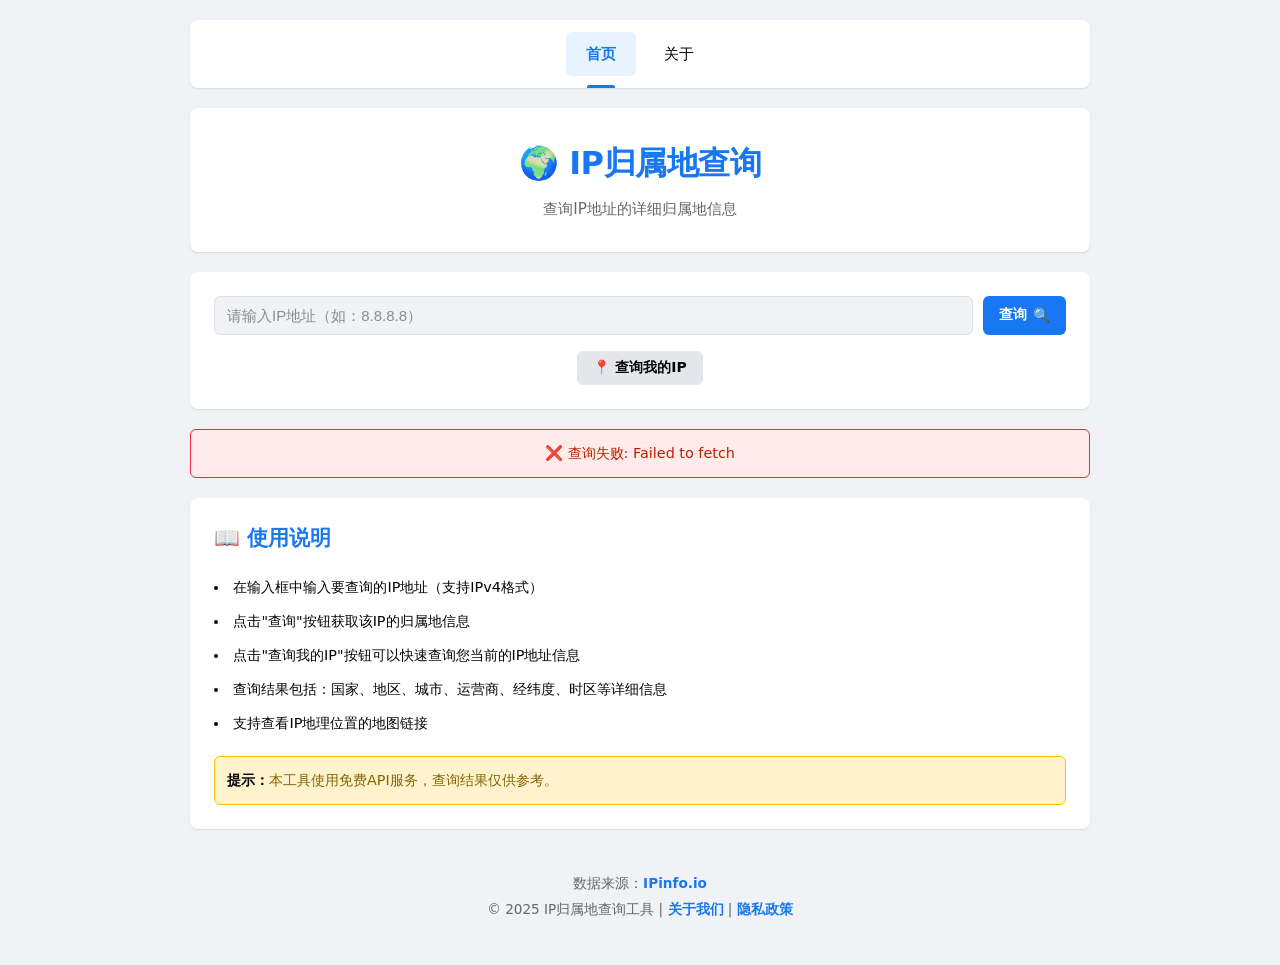
<file: index.html>
<!DOCTYPE html>
<html lang="zh-CN">
<head>
    <meta charset="UTF-8">
    <meta name="viewport" content="width=device-width, initial-scale=1.0">
    <title>IP归属地查询工具 - 快速查询IP地址归属地信息</title>
    <meta name="description" content="免费在线IP归属地查询工具，支持查询任意IP地址的国家、地区、城市、运营商等详细信息。">
    <meta name="keywords" content="IP查询,IP归属地,IP地址查询,IP定位,IP地理位置">
    <link rel="icon" type="image/png" href="/map-pin-search.png">
    <link rel="stylesheet" href="css/style.css">
</head>
<body>
    <div class="container">
        <nav class="top-nav">
            <ul>
                <li><a href="index.html" class="active">首页</a></li>
                <li><a href="about.html">关于</a></li>
            </ul>
        </nav>

        <header>
            <h1>🌍 IP归属地查询</h1>
            <p class="subtitle">查询IP地址的详细归属地信息</p>
        </header>

        <!-- 搜索区域 -->
        <div class="search-section">
            <div class="search-box">
                <input
                    type="text"
                    id="ipInput"
                    placeholder="请输入IP地址（如：8.8.8.8）"
                    autocomplete="off"
                >
                <button id="searchBtn" onclick="queryIP()">
                    <span class="btn-text">查询</span>
                    <span class="btn-icon">🔍</span>
                </button>
            </div>
            <div class="quick-actions">
                <button class="btn-secondary" onclick="queryMyIP()">
                    <span class="button-icon">📍 查询我的IP</span>
                </button>
            </div>
        </div>

        <!-- 加载提示 -->
        <div id="loading" class="loading" style="display: none;">
            <div class="spinner"></div>
            <p>正在查询IP信息...</p>
        </div>

        <!-- 错误提示 -->
        <div id="error" class="error" style="display: none;"></div>

        <!-- IP信息显示 -->
        <div id="ipInfo" class="ip-info" style="display: none;">
            <div class="info-header">
                <h2 id="ipAddress"></h2>
                <span id="ipType" class="ip-type"></span>
                <!-- <div style="display: flex; gap: 10px;">
                    <span id="ipType" class="ip-type"></span>
                    <button class="btn-secondary" onclick="queryIPOther()">
                        <span">备选查询结果</span>
                    </button>
                </div> -->
            </div>
            <div class="info-grid">
                <div class="info-item">
                    <span class="info-label">🌏 国家/地区</span>
                    <span class="info-value" id="country"></span>
                </div>
                <div class="info-item">
                    <span class="info-label">📍 省份/州</span>
                    <span class="info-value" id="region"></span>
                </div>
                <div class="info-item">
                    <span class="info-label">🏙️ 城市</span>
                    <span class="info-value" id="city"></span>
                </div>
                <div class="info-item">
                    <span class="info-label">📮 邮编</span>
                    <span class="info-value" id="zip"></span>
                </div>
                <div class="info-item">
                    <span class="info-label">🌐 运营商</span>
                    <span class="info-value" id="isp"></span>
                </div>
                <div class="info-item">
                    <span class="info-label">🏢 组织</span>
                    <span class="info-value" id="org"></span>
                </div>
                <div class="info-item">
                    <span class="info-label">📡 经纬度</span>
                    <span class="info-value" id="location"></span>
                </div>
                <div class="info-item">
                    <span class="info-label">⏰ 时区</span>
                    <span class="info-value" id="timezone"></span>
                </div>
            </div>

            <!-- 地图容器 -->
            <div class="map-container">
                <h3>🗺️ 地理位置</h3>
                <div id="mapLink" class="map-link"></div>
            </div>
        </div>

        <div class="instructions">
            <h3>📖 使用说明</h3>
            <ul>
                <li>在输入框中输入要查询的IP地址（支持IPv4格式）</li>
                <li>点击"查询"按钮获取该IP的归属地信息</li>
                <li>点击"查询我的IP"按钮可以快速查询您当前的IP地址信息</li>
                <li>查询结果包括：国家、地区、城市、运营商、经纬度、时区等详细信息</li>
                <li>支持查看IP地理位置的地图链接</li>
            </ul>
            <div class="api-notice">
                <strong>提示：</strong>本工具使用免费API服务，查询结果仅供参考。
            </div>
        </div>

        <footer>
            <p>数据来源：<a href="https://ipinfo.io" target="_blank">IPinfo.io</a></p>
            <p>© 2025 IP归属地查询工具 | <a href="about.html">关于我们</a> | <a href="privacy.html">隐私政策</a></p>
        </footer>
    </div>

    <script src="js/app.js"></script>
</body>
</html>
</file>
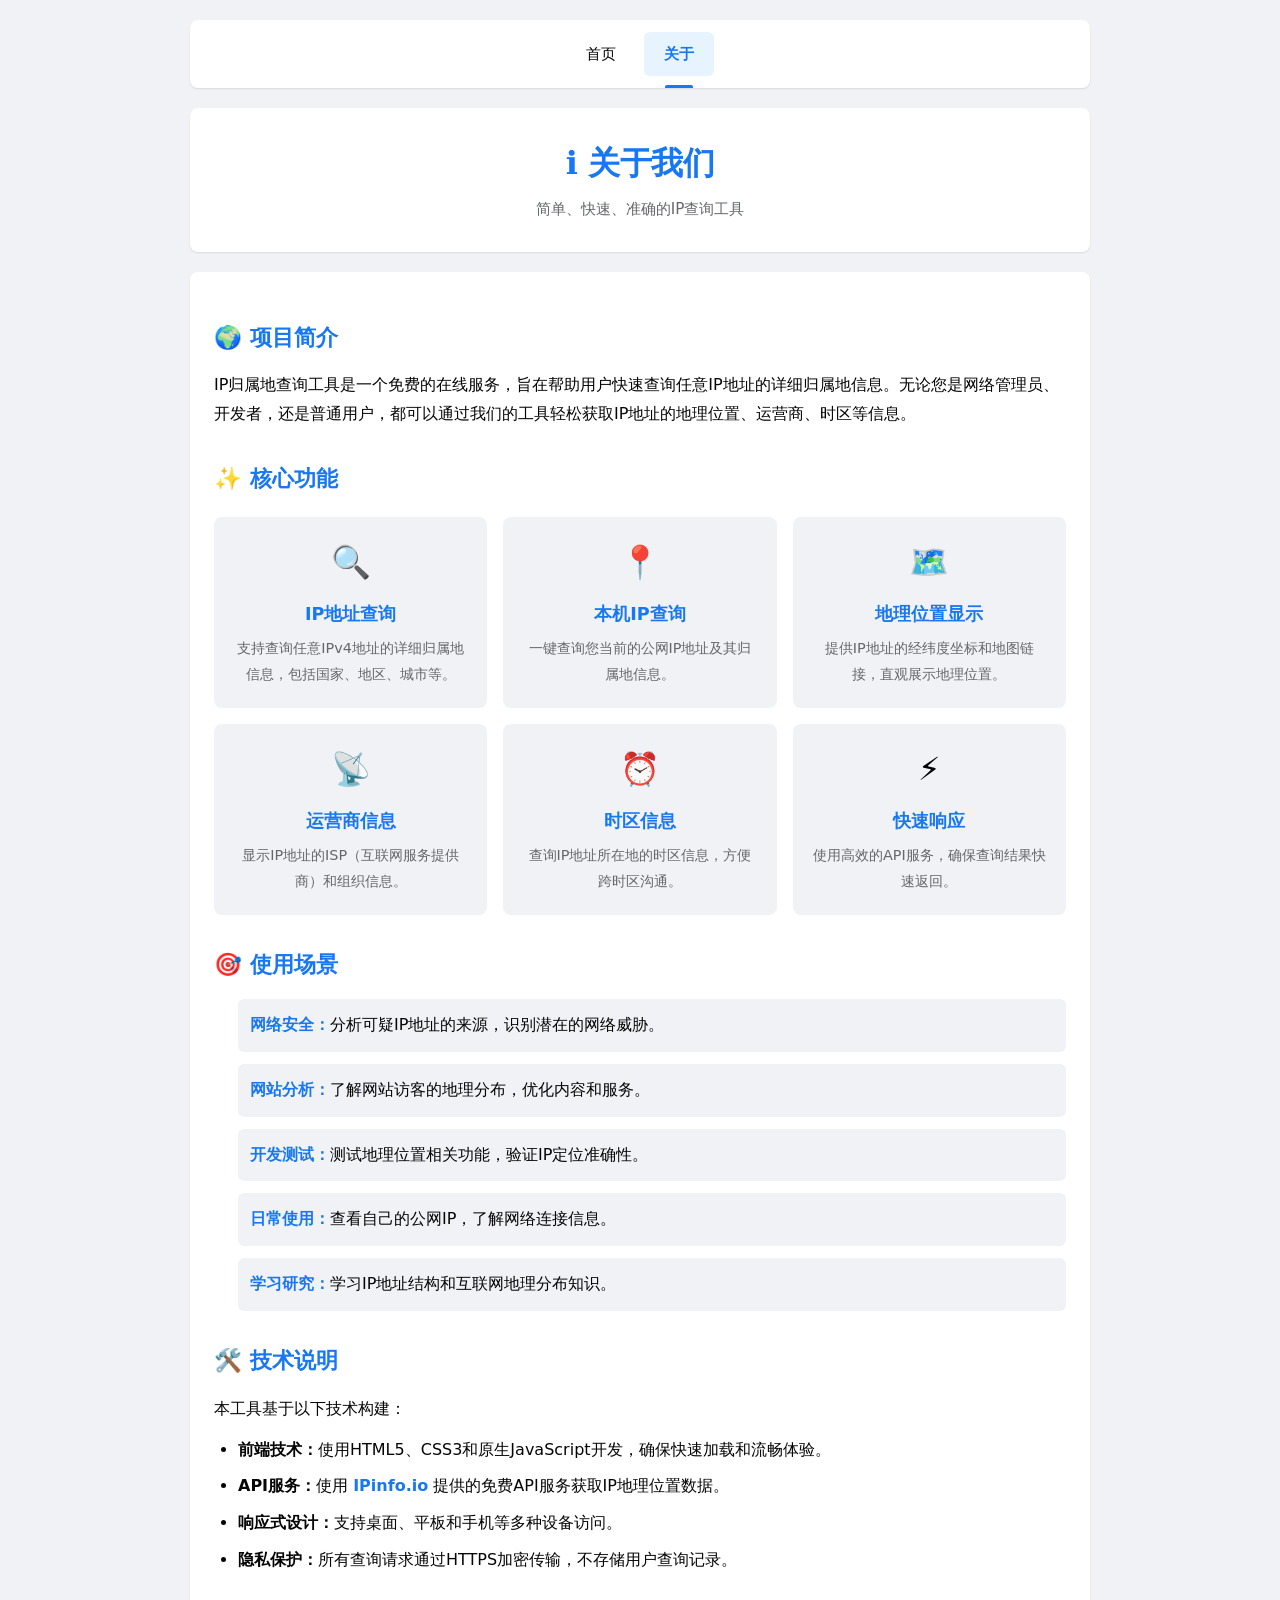
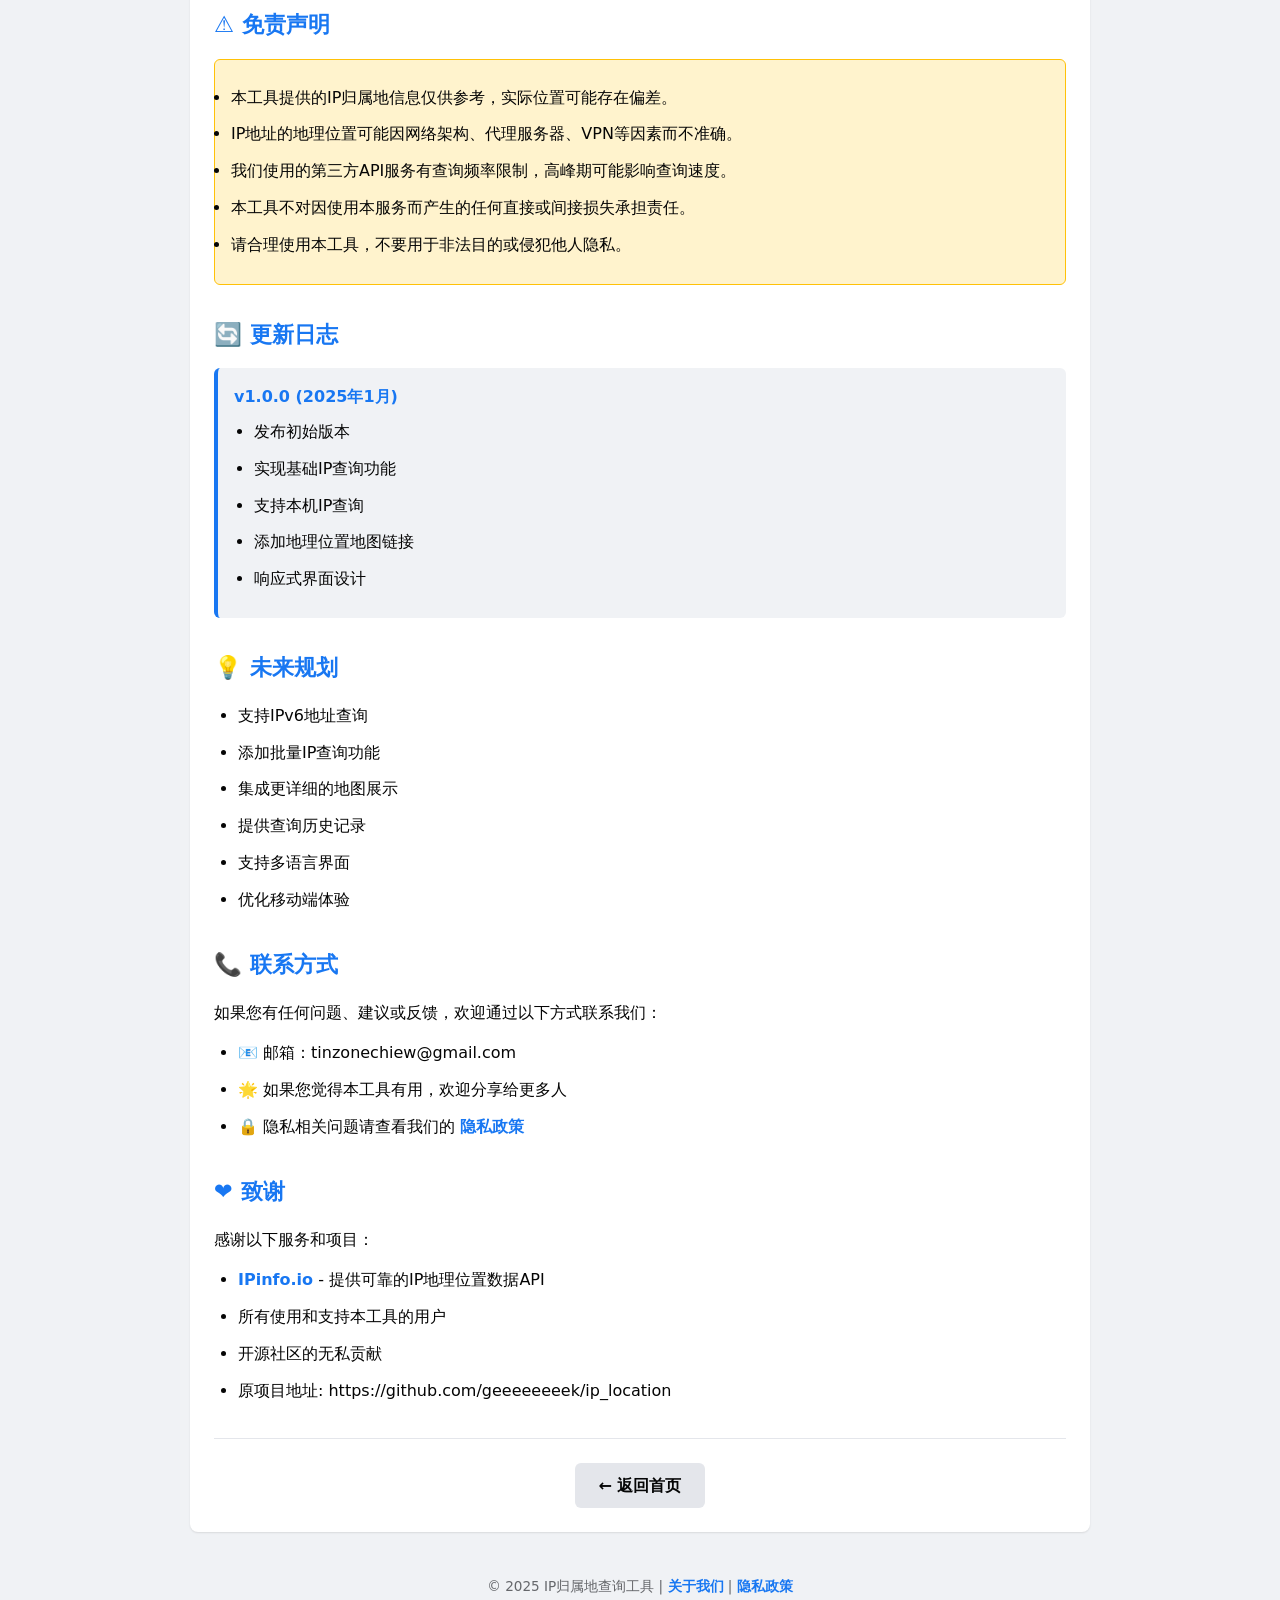
<file: about.html>
<!DOCTYPE html>
<html lang="zh-CN">
<head>
    <meta charset="UTF-8">
    <meta name="viewport" content="width=device-width, initial-scale=1.0">
    <title>关于我们 - IP归属地查询工具</title>
    <meta name="description" content="了解IP归属地查询工具，一个免费、快速、准确的IP地址查询服务。">
    <link rel="icon" type="image/png" href="/map-pin-search.png">
    <link rel="stylesheet" href="css/style.css">
</head>
<body>
    <div class="container">
        <nav class="top-nav">
            <ul>
                <li><a href="index.html">首页</a></li>
                <li><a href="about.html" class="active">关于</a></li>
            </ul>
        </nav>

        <header>
            <h1>ℹ️ 关于我们</h1>
            <p class="subtitle">简单、快速、准确的IP查询工具</p>
        </header>

        <div class="content-section">
            <div class="about-section">
                <h2>🌍 项目简介</h2>
                <p>IP归属地查询工具是一个免费的在线服务，旨在帮助用户快速查询任意IP地址的详细归属地信息。无论您是网络管理员、开发者，还是普通用户，都可以通过我们的工具轻松获取IP地址的地理位置、运营商、时区等信息。</p>
            </div>

            <div class="about-section">
                <h2>✨ 核心功能</h2>
                <div class="features-grid">
                    <div class="feature-item">
                        <div class="feature-icon">🔍</div>
                        <h3>IP地址查询</h3>
                        <p>支持查询任意IPv4地址的详细归属地信息，包括国家、地区、城市等。</p>
                    </div>
                    <div class="feature-item">
                        <div class="feature-icon">📍</div>
                        <h3>本机IP查询</h3>
                        <p>一键查询您当前的公网IP地址及其归属地信息。</p>
                    </div>
                    <div class="feature-item">
                        <div class="feature-icon">🗺️</div>
                        <h3>地理位置显示</h3>
                        <p>提供IP地址的经纬度坐标和地图链接，直观展示地理位置。</p>
                    </div>
                    <div class="feature-item">
                        <div class="feature-icon">📡</div>
                        <h3>运营商信息</h3>
                        <p>显示IP地址的ISP（互联网服务提供商）和组织信息。</p>
                    </div>
                    <div class="feature-item">
                        <div class="feature-icon">⏰</div>
                        <h3>时区信息</h3>
                        <p>查询IP地址所在地的时区信息，方便跨时区沟通。</p>
                    </div>
                    <div class="feature-item">
                        <div class="feature-icon">⚡</div>
                        <h3>快速响应</h3>
                        <p>使用高效的API服务，确保查询结果快速返回。</p>
                    </div>
                </div>
            </div>

            <div class="about-section">
                <h2>🎯 使用场景</h2>
                <ul class="use-cases">
                    <li><strong>网络安全：</strong>分析可疑IP地址的来源，识别潜在的网络威胁。</li>
                    <li><strong>网站分析：</strong>了解网站访客的地理分布，优化内容和服务。</li>
                    <li><strong>开发测试：</strong>测试地理位置相关功能，验证IP定位准确性。</li>
                    <li><strong>日常使用：</strong>查看自己的公网IP，了解网络连接信息。</li>
                    <li><strong>学习研究：</strong>学习IP地址结构和互联网地理分布知识。</li>
                </ul>
            </div>

            <div class="about-section">
                <h2>🛠️ 技术说明</h2>
                <p>本工具基于以下技术构建：</p>
                <ul>
                    <li><strong>前端技术：</strong>使用HTML5、CSS3和原生JavaScript开发，确保快速加载和流畅体验。</li>
                    <li><strong>API服务：</strong>使用 <a href="https://ipinfo.io" target="_blank">IPinfo.io</a> 提供的免费API服务获取IP地理位置数据。</li>
                    <li><strong>响应式设计：</strong>支持桌面、平板和手机等多种设备访问。</li>
                    <li><strong>隐私保护：</strong>所有查询请求通过HTTPS加密传输，不存储用户查询记录。</li>
                </ul>
            </div>

            <div class="about-section">
                <h2>⚠️ 免责声明</h2>
                <div class="disclaimer">
                    <ul>
                        <li>本工具提供的IP归属地信息仅供参考，实际位置可能存在偏差。</li>
                        <li>IP地址的地理位置可能因网络架构、代理服务器、VPN等因素而不准确。</li>
                        <li>我们使用的第三方API服务有查询频率限制，高峰期可能影响查询速度。</li>
                        <li>本工具不对因使用本服务而产生的任何直接或间接损失承担责任。</li>
                        <li>请合理使用本工具，不要用于非法目的或侵犯他人隐私。</li>
                    </ul>
                </div>
            </div>

            <div class="about-section">
                <h2>🔄 更新日志</h2>
                <div class="changelog">
                    <div class="changelog-item">
                        <h4>v1.0.0 (2025年1月)</h4>
                        <ul>
                            <li>发布初始版本</li>
                            <li>实现基础IP查询功能</li>
                            <li>支持本机IP查询</li>
                            <li>添加地理位置地图链接</li>
                            <li>响应式界面设计</li>
                        </ul>
                    </div>
                </div>
            </div>

            <div class="about-section">
                <h2>💡 未来规划</h2>
                <ul>
                    <li>支持IPv6地址查询</li>
                    <li>添加批量IP查询功能</li>
                    <li>集成更详细的地图展示</li>
                    <li>提供查询历史记录</li>
                    <li>支持多语言界面</li>
                    <li>优化移动端体验</li>
                </ul>
            </div>

            <div class="about-section">
                <h2>📞 联系方式</h2>
                <p>如果您有任何问题、建议或反馈，欢迎通过以下方式联系我们：</p>
                <ul>
                    <li>📧 邮箱：tinzonechiew@gmail.com</li>
                    <li>🌟 如果您觉得本工具有用，欢迎分享给更多人</li>
                    <li>🔒 隐私相关问题请查看我们的 <a href="privacy.html">隐私政策</a></li>
                </ul>
            </div>

            <div class="about-section">
                <h2>❤️ 致谢</h2>
                <p>感谢以下服务和项目：</p>
                <ul>
                    <li><a href="https://ipinfo.io" target="_blank">IPinfo.io</a> - 提供可靠的IP地理位置数据API</li>
                    <li>所有使用和支持本工具的用户</li>
                    <li>开源社区的无私贡献</li>
                    <li>原项目地址: https://github.com/geeeeeeeek/ip_location</li>
                </ul>
            </div>

            <div class="back-link">
                <a href="index.html">← 返回首页</a>
            </div>
        </div>

        <footer>
            <p>© 2025 IP归属地查询工具 | <a href="about.html">关于我们</a> | <a href="privacy.html">隐私政策</a></p>
        </footer>
    </div>
</body>
</html>
</file>
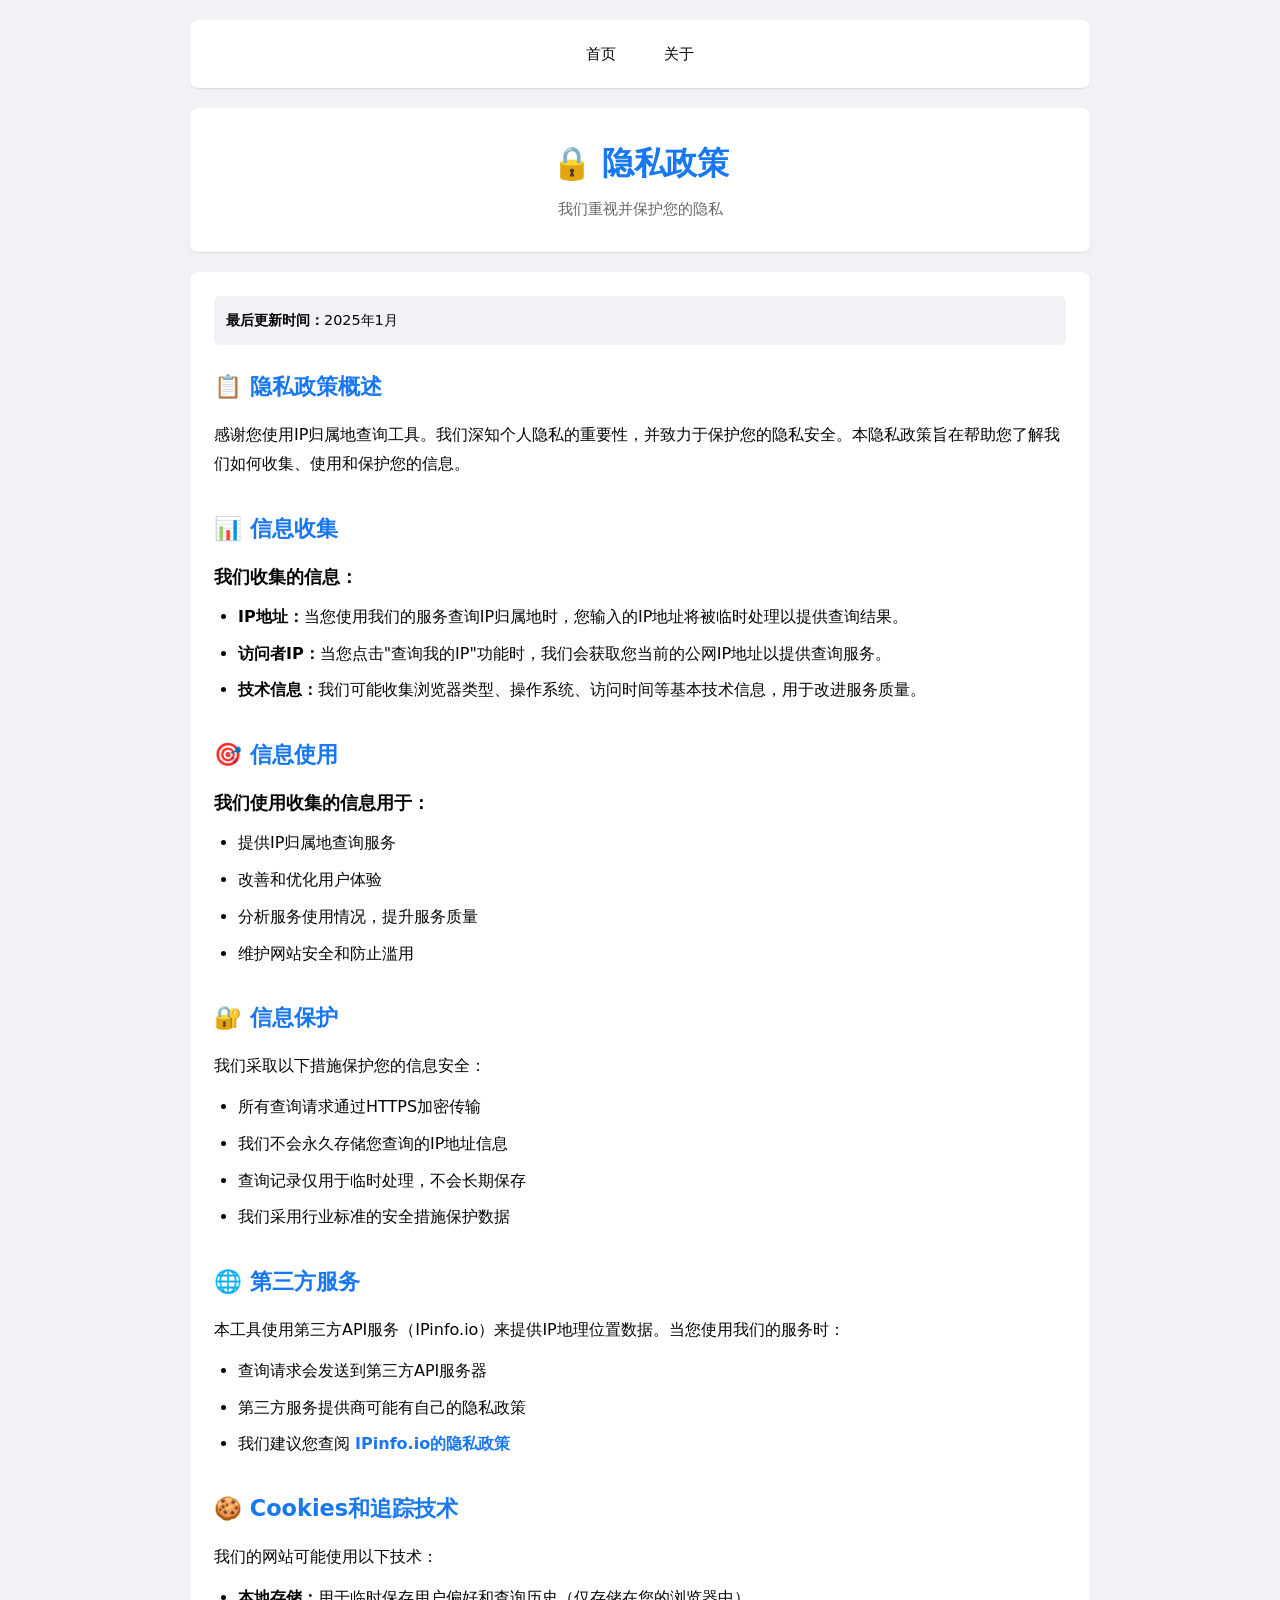
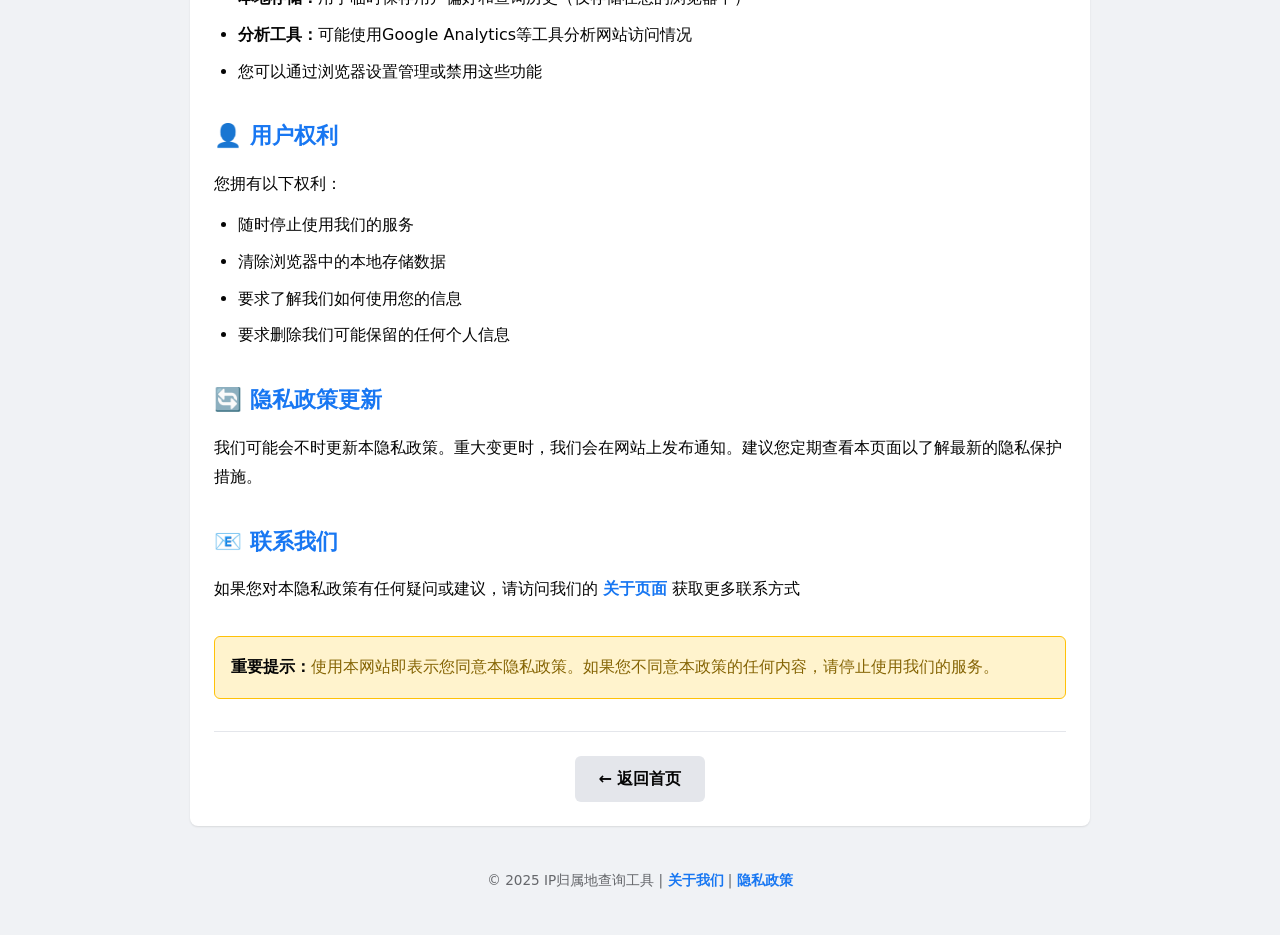
<file: privacy.html>
<!DOCTYPE html>
<html lang="zh-CN">
<head>
    <meta charset="UTF-8">
    <meta name="viewport" content="width=device-width, initial-scale=1.0">
    <title>隐私政策 - IP归属地查询工具</title>
    <meta name="description" content="IP归属地查询工具的隐私政策，了解我们如何保护您的隐私和数据安全。">
    <link rel="icon" type="image/png" href="/map-pin-search.png">
    <link rel="stylesheet" href="css/style.css">
</head>
<body>
    <div class="container">
        <nav class="top-nav">
            <ul>
                <li><a href="index.html">首页</a></li>
                <li><a href="about.html">关于</a></li>
            </ul>
        </nav>

        <header>
            <h1>🔒 隐私政策</h1>
            <p class="subtitle">我们重视并保护您的隐私</p>
        </header>

        <div class="content-section">
            <p class="last-updated"><strong>最后更新时间：</strong>2025年1月</p>

            <div class="policy-section">
                <h2>📋 隐私政策概述</h2>
                <p>感谢您使用IP归属地查询工具。我们深知个人隐私的重要性，并致力于保护您的隐私安全。本隐私政策旨在帮助您了解我们如何收集、使用和保护您的信息。</p>
            </div>

            <div class="policy-section">
                <h2>📊 信息收集</h2>
                <h3>我们收集的信息：</h3>
                <ul>
                    <li><strong>IP地址：</strong>当您使用我们的服务查询IP归属地时，您输入的IP地址将被临时处理以提供查询结果。</li>
                    <li><strong>访问者IP：</strong>当您点击"查询我的IP"功能时，我们会获取您当前的公网IP地址以提供查询服务。</li>
                    <li><strong>技术信息：</strong>我们可能收集浏览器类型、操作系统、访问时间等基本技术信息，用于改进服务质量。</li>
                </ul>
            </div>

            <div class="policy-section">
                <h2>🎯 信息使用</h2>
                <h3>我们使用收集的信息用于：</h3>
                <ul>
                    <li>提供IP归属地查询服务</li>
                    <li>改善和优化用户体验</li>
                    <li>分析服务使用情况，提升服务质量</li>
                    <li>维护网站安全和防止滥用</li>
                </ul>
            </div>

            <div class="policy-section">
                <h2>🔐 信息保护</h2>
                <p>我们采取以下措施保护您的信息安全：</p>
                <ul>
                    <li>所有查询请求通过HTTPS加密传输</li>
                    <li>我们不会永久存储您查询的IP地址信息</li>
                    <li>查询记录仅用于临时处理，不会长期保存</li>
                    <li>我们采用行业标准的安全措施保护数据</li>
                </ul>
            </div>

            <div class="policy-section">
                <h2>🌐 第三方服务</h2>
                <p>本工具使用第三方API服务（IPinfo.io）来提供IP地理位置数据。当您使用我们的服务时：</p>
                <ul>
                    <li>查询请求会发送到第三方API服务器</li>
                    <li>第三方服务提供商可能有自己的隐私政策</li>
                    <li>我们建议您查阅 <a href="https://ipinfo.io/privacy-policy" target="_blank">IPinfo.io的隐私政策</a></li>
                </ul>
            </div>

            <div class="policy-section">
                <h2>🍪 Cookies和追踪技术</h2>
                <p>我们的网站可能使用以下技术：</p>
                <ul>
                    <li><strong>本地存储：</strong>用于临时保存用户偏好和查询历史（仅存储在您的浏览器中）</li>
                    <li><strong>分析工具：</strong>可能使用Google Analytics等工具分析网站访问情况</li>
                    <li>您可以通过浏览器设置管理或禁用这些功能</li>
                </ul>
            </div>

            <div class="policy-section">
                <h2>👤 用户权利</h2>
                <p>您拥有以下权利：</p>
                <ul>
                    <li>随时停止使用我们的服务</li>
                    <li>清除浏览器中的本地存储数据</li>
                    <li>要求了解我们如何使用您的信息</li>
                    <li>要求删除我们可能保留的任何个人信息</li>
                </ul>
            </div>

            <div class="policy-section">
                <h2>🔄 隐私政策更新</h2>
                <p>我们可能会不时更新本隐私政策。重大变更时，我们会在网站上发布通知。建议您定期查看本页面以了解最新的隐私保护措施。</p>
            </div>

            <div class="policy-section">
                <h2>📧 联系我们</h2>
                <p>如果您对本隐私政策有任何疑问或建议，请访问我们的 <a href="about.html">关于页面</a> 获取更多联系方式</p>
            </div>

            <div class="policy-notice">
                <p><strong>重要提示：</strong>使用本网站即表示您同意本隐私政策。如果您不同意本政策的任何内容，请停止使用我们的服务。</p>
            </div>

            <div class="back-link">
                <a href="index.html">← 返回首页</a>
            </div>
        </div>

        <footer>
            <p>© 2025 IP归属地查询工具 | <a href="about.html">关于我们</a> | <a href="privacy.html">隐私政策</a></p>
        </footer>
    </div>
</body>
</html>
</file>
<file: css/style.css>
* {
    margin: 0;
    padding: 0;
    box-sizing: border-box;
}

body {
    /* font-family: -apple-system, BlinkMacSystemFont, 'Segoe UI', Helvetica, Arial, sans-serif; */
    font-family: system-ui, -apple-system, BlinkMacSystemFont, "Segoe UI", Roboto, "Helvetica Neue", Arial, "Noto Sans", sans-serif, "Apple Color Emoji", "Segoe UI Emoji", "Segoe UI Symbol", "Noto Color Emoji";
    background: #f0f2f5;
    min-height: 100vh;
    padding: 20px;
    line-height: 1.6;
}

.container {
    max-width: 900px;
    margin: 0 auto;
}

/* 顶部导航样式 */
.top-nav {
    background: white;
    border-radius: 8px;
    box-shadow: 0 1px 2px rgba(0, 0, 0, 0.1);
    margin-bottom: 20px;
    padding: 12px 24px;
}

.top-nav ul {
    list-style: none;
    display: flex;
    gap: 8px;
    justify-content: center;
    align-items: center;
}

.top-nav li {
    margin: 0;
}

.top-nav a {
    display: block;
    padding: 10px 20px;
    color: #050505;
    text-decoration: none;
    font-size: 15px;
    font-weight: 500;
    border-radius: 6px;
    transition: all 0.2s;
    position: relative;
}

.top-nav a:hover {
    background: #f0f2f5;
    color: #1877f2;
}

.top-nav a.active {
    background: #e7f3ff;
    color: #1877f2;
    font-weight: 600;
}

.top-nav a.active::after {
    content: '';
    position: absolute;
    bottom: -12px;
    left: 50%;
    transform: translateX(-50%);
    width: 40%;
    height: 3px;
    background: #1877f2;
    border-radius: 2px 2px 0 0;
}

/* 头部样式 */
header {
    text-align: center;
    background: white;
    padding: 30px 20px;
    margin-bottom: 20px;
    border-radius: 8px;
    box-shadow: 0 1px 2px rgba(0, 0, 0, 0.1);
}

header h1 {
    font-size: 2em;
    color: #1877f2;
    margin-bottom: 8px;
    font-weight: 600;
    letter-spacing: -0.5px;
}

.subtitle {
    font-size: 0.95em;
    color: #65676b;
    font-weight: 400;
}

/* 搜索区域 */
.search-section {
    background: white;
    border-radius: 8px;
    padding: 24px;
    box-shadow: 0 1px 2px rgba(0, 0, 0, 0.1);
    margin-bottom: 20px;
}

.search-box {
    display: flex;
    gap: 10px;
    margin-bottom: 16px;
}

#ipInput {
    flex: 1;
    padding: 10px 12px;
    font-size: 15px;
    border: 1px solid #dddfe2;
    border-radius: 6px;
    outline: none;
    transition: all 0.2s;
    background: #f0f2f5;
    color: #050505;
}

#ipInput:focus {
    background: white;
    border-color: #1877f2;
    box-shadow: 0 0 0 2px rgba(24, 119, 242, 0.1);
}

#ipInput::placeholder {
    color: #8a8d91;
}

button {
    padding: 8px 16px;
    font-size: 14px;
    font-weight: 600;
    background: #1877f2;
    color: white;
    border: none;
    border-radius: 6px;
    cursor: pointer;
    transition: all 0.2s;
    display: flex;
    align-items: center;
    gap: 6px;
    white-space: nowrap;
}

button:hover {
    background: #166fe5;
}

button:active {
    background: #1564d6;
    transform: scale(0.98);
}

.button-icon {
    font-family: system-ui, -apple-system, BlinkMacSystemFont, "Segoe UI", Roboto, "Helvetica Neue", Arial, "Noto Sans", sans-serif, "Apple Color Emoji", "Segoe UI Emoji", "Segoe UI Symbol", "Noto Color Emoji";
}

.btn-icon {
    font-family: system-ui, -apple-system, BlinkMacSystemFont, "Segoe UI", Roboto, "Helvetica Neue", Arial, "Noto Sans", sans-serif, "Apple Color Emoji", "Segoe UI Emoji", "Segoe UI Symbol", "Noto Color Emoji";
    font-size: 1em;
}

.quick-actions {
    display: flex;
    justify-content: center;
}

.btn-secondary {
    background: #e4e6eb;
    color: #050505;
}

.btn-secondary:hover {
    background: #d8dadf;
}

.btn-secondary:active {
    background: #ced0d4;
}

/* 加载动画 */
.loading {
    background: white;
    border-radius: 8px;
    padding: 32px;
    text-align: center;
    box-shadow: 0 1px 2px rgba(0, 0, 0, 0.1);
    margin-bottom: 20px;
}

.loading p {
    color: #1877f2;
}

.spinner {
    width: 40px;
    height: 40px;
    margin: 0 auto 16px;
    border: 3px solid #e4e6eb;
    border-top: 3px solid #1877f2;
    border-radius: 50%;
    animation: spin 0.8s linear infinite;
}

@keyframes spin {
    0% { transform: rotate(0deg); }
    100% { transform: rotate(360deg); }
}

/* 错误提示 */
.error {
    background: #ffebe9;
    border: 1px solid #f02849;
    color: #c41c00;
    padding: 12px 16px;
    border-radius: 6px;
    margin-bottom: 20px;
    text-align: center;
    font-size: 0.9em;
}

/* IP信息显示 */
.ip-info {
    background: white;
    border-radius: 8px;
    padding: 24px;
    box-shadow: 0 1px 2px rgba(0, 0, 0, 0.1);
    margin-bottom: 20px;
    animation: fadeIn 0.3s;
}

@keyframes fadeIn {
    from {
        opacity: 0;
        transform: translateY(10px);
    }
    to {
        opacity: 1;
        transform: translateY(0);
    }
}

.info-header {
    display: flex;
    align-items: center;
    justify-content: space-between;
    margin-bottom: 24px;
    padding-bottom: 16px;
    border-bottom: 1px solid #e4e6eb;
}

.info-header h2 {
    color: #050505;
    font-size: 1.6em;
    font-weight: 600;
}

.ip-type {
    padding: 6px 12px;
    background: #e7f3ff;
    color: #1877f2;
    border-radius: 6px;
    font-size: 0.85em;
    font-weight: 600;
}

.info-grid {
    display: grid;
    grid-template-columns: repeat(auto-fit, minmax(250px, 1fr));
    gap: 16px;
    margin-bottom: 24px;
}

.info-item {
    padding: 16px;
    background: #f0f2f5;
    border-radius: 8px;
    display: flex;
    flex-direction: column;
    gap: 8px;
    transition: all 0.2s;
}

.info-item:hover {
    background: #e4e6eb;
}

.info-label {
    font-size: 0.85em;
    color: #65676b;
    font-weight: 600;
}

.info-value {
    font-size: 1em;
    color: #050505;
    font-weight: 500;
    word-break: break-all;
}

/* 地图容器 */
.map-container {
    margin-top: 24px;
    padding-top: 24px;
    border-top: 1px solid #e4e6eb;
}

.map-container h3 {
    color: #050505;
    margin-bottom: 12px;
    font-size: 1.2em;
    font-weight: 600;
}

.map-link {
    padding: 12px;
    background: #f0f2f5;
    border-radius: 6px;
    font-size: 0.9em;
}

.map-link p {
    color: #65676b;
    margin-bottom: 8px;
}

.map-link a {
    color: #1877f2;
    text-decoration: none;
    font-weight: 600;
}

.map-link a:hover {
    text-decoration: underline;
}

/* 使用说明 */
.instructions {
    background: white;
    border-radius: 8px;
    padding: 24px;
    box-shadow: 0 1px 2px rgba(0, 0, 0, 0.1);
    margin-bottom: 20px;
}

.instructions h3 {
    color: #1877f2;
    margin-bottom: 16px;
    font-size: 1.3em;
    font-weight: 600;
}

.instructions ul {
    list-style-position: inside;
    margin-bottom: 16px;
    color: #65676b;
    font-size: 0.9em;
    line-height: 1.8;
}

.instructions li {
    padding: 4px 0;
    color: #050505;
}

.api-notice {
    background: #fff3cd;
    border: 1px solid #ffc107;
    padding: 12px;
    border-radius: 6px;
    font-size: 0.9em;
    color: #856404;
}

.api-notice strong {
    color: #050505;
}

.api-notice a {
    color: #1877f2;
    text-decoration: none;
    font-weight: 600;
}

.api-notice a:hover {
    text-decoration: underline;
}

/* 页脚 */
footer {
    text-align: center;
    padding: 20px 0;
    color: #65676b;
    font-size: 0.85em;
}

footer p {
    margin: 4px 0;
}

footer a {
    color: #1877f2;
    text-decoration: none;
    font-weight: 600;
}

footer a:hover {
    text-decoration: underline;
}

/* 内容页面样式 (关于页面和隐私政策页面) */
.content-section {
    background: white;
    border-radius: 8px;
    padding: 24px;
    box-shadow: 0 1px 2px rgba(0, 0, 0, 0.1);
    margin-bottom: 20px;
}

.content-section p {
    color: #050505;
    margin-bottom: 12px;
    line-height: 1.8;
}

.content-section h2 {
    color: #1877f2;
    margin: 24px 0 16px 0;
    font-size: 1.4em;
    font-weight: 600;
}

.content-section h3 {
    color: #050505;
    margin: 16px 0 12px 0;
    font-size: 1.1em;
    font-weight: 600;
}

.content-section h4 {
    color: #050505;
    margin: 12px 0 8px 0;
    font-size: 1em;
    font-weight: 600;
}

.content-section ul {
    margin: 12px 0 16px 24px;
    line-height: 1.8;
}

.content-section li {
    color: #050505;
    margin: 8px 0;
}

.content-section a {
    color: #1877f2;
    text-decoration: none;
    font-weight: 600;
}

.content-section a:hover {
    text-decoration: underline;
}

.policy-section,
.about-section {
    margin-bottom: 32px;
}

.last-updated {
    color: #65676b;
    font-size: 0.9em;
    margin-bottom: 24px;
    padding: 12px;
    background: #f0f2f5;
    border-radius: 6px;
}

.policy-notice,
.disclaimer {
    background: #fff3cd;
    border: 1px solid #ffc107;
    padding: 16px;
    border-radius: 6px;
    margin: 16px 0;
}

.policy-notice p,
.disclaimer ul {
    color: #856404;
    margin: 0;
}

.policy-notice strong {
    color: #050505;
}

.back-link {
    margin-top: 32px;
    padding-top: 24px;
    border-top: 1px solid #e4e6eb;
    text-align: center;
}

.back-link a {
    display: inline-block;
    padding: 10px 24px;
    background: #e4e6eb;
    color: #050505;
    text-decoration: none;
    border-radius: 6px;
    font-weight: 600;
    transition: all 0.2s;
}

.back-link a:hover {
    background: #d8dadf;
}

/* 功能网格 */
.features-grid {
    display: grid;
    grid-template-columns: repeat(auto-fit, minmax(250px, 1fr));
    gap: 16px;
    margin: 20px 0;
}

.feature-item {
    padding: 20px;
    background: #f0f2f5;
    border-radius: 8px;
    text-align: center;
    transition: all 0.2s;
}

.feature-item:hover {
    background: #e4e6eb;
    transform: translateY(-2px);
    box-shadow: 0 2px 4px rgba(0, 0, 0, 0.1);
}

.feature-icon {
    font-size: 2em;
    margin-bottom: 12px;
}

.feature-item h3 {
    color: #1877f2;
    font-size: 1.1em;
    margin: 12px 0 8px 0;
}

.feature-item p {
    color: #65676b;
    font-size: 0.9em;
    margin: 0;
}

/* 使用场景列表 */
.use-cases {
    list-style: none;
    margin: 16px 0;
    padding: 0;
}

.use-cases li {
    padding: 12px;
    background: #f0f2f5;
    border-radius: 6px;
    margin-bottom: 12px;
}

.use-cases strong {
    color: #1877f2;
}

/* 更新日志 */
.changelog {
    margin: 16px 0;
}

.changelog-item {
    padding: 16px;
    background: #f0f2f5;
    border-radius: 6px;
    margin-bottom: 16px;
    border-left: 4px solid #1877f2;
}

.changelog-item h4 {
    color: #1877f2;
    margin-top: 0;
}

.changelog-item ul {
    margin: 8px 0 0 20px;
}

/* 响应式设计 */
@media (max-width: 768px) {
    body {
        padding: 12px;
    }

    /* 导航移动端适配 */
    .top-nav {
        padding: 10px 16px;
    }

    .top-nav ul {
        gap: 6px;
    }

    .top-nav a {
        padding: 8px 16px;
        font-size: 14px;
    }

    .top-nav a.active::after {
        width: 60%;
        height: 2px;
    }

    header {
        padding: 20px 16px;
    }

    header h1 {
        font-size: 1.6em;
    }

    .search-section {
        padding: 16px;
    }

    .search-box {
        flex-direction: column;
    }

    button {
        width: 100%;
        justify-content: center;
    }

    .info-grid {
        grid-template-columns: 1fr;
    }

    .info-header {
        flex-direction: column;
        gap: 12px;
        text-align: center;
    }

    .instructions {
        padding: 16px;
    }

    /* 内容页面移动端优化 */
    .content-section {
        padding: 16px;
    }

    .content-section h2 {
        font-size: 1.2em;
    }

    .features-grid {
        grid-template-columns: 1fr;
    }

    .feature-item {
        padding: 16px;
    }
}

@media (max-width: 480px) {
    /* 小屏幕导航优化 */
    .top-nav {
        padding: 8px 12px;
    }

    .top-nav ul {
        gap: 4px;
        flex-wrap: wrap;
    }

    .top-nav a {
        padding: 6px 14px;
        font-size: 13px;
    }

    header h1 {
        font-size: 1.4em;
    }

    .subtitle {
        font-size: 0.85em;
    }

    .info-header h2 {
        font-size: 1.3em;
    }

    /* 小屏幕内容页面优化 */
    .content-section {
        padding: 12px;
    }

    .content-section h2 {
        font-size: 1.1em;
    }

    .content-section ul {
        margin-left: 16px;
    }

    .back-link a {
        padding: 8px 20px;
        font-size: 14px;
    }
}
</file>
